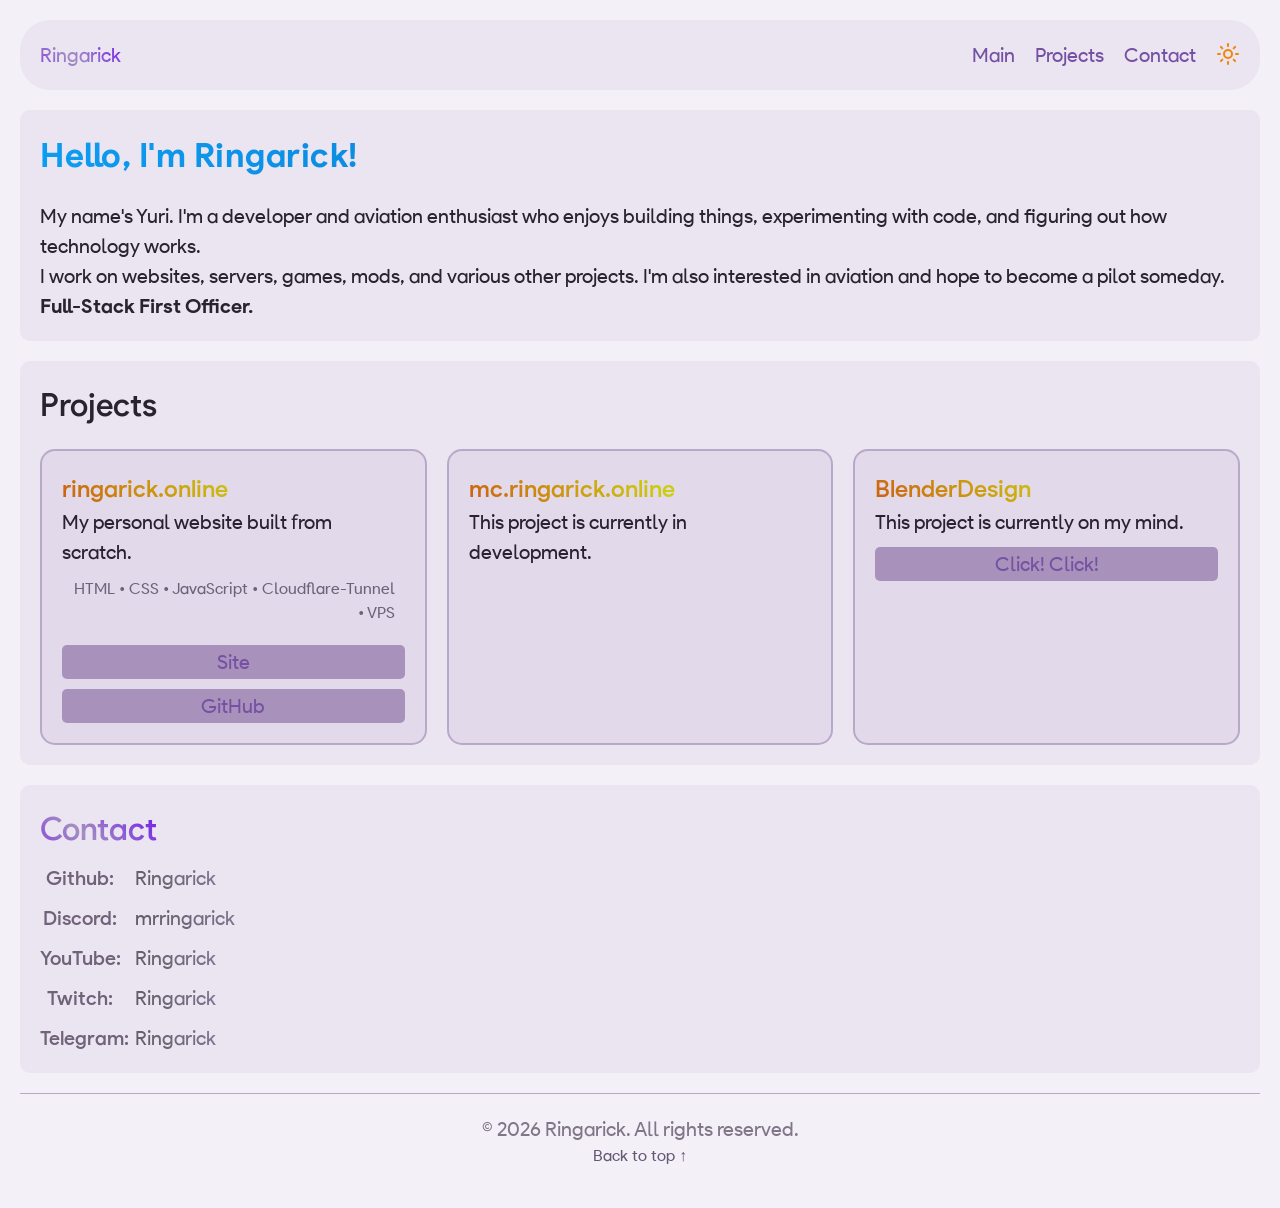
<file: index.html>
<!DOCTYPE html>
<html lang="en">
<head>
    <meta charset="UTF-8">
    <meta name="viewport" content="width=device-width, initial-scale=1.0">
    <title>Ringarick</title>
    <link rel="stylesheet" href="style.css?v=e5e5bcbbdfa3"> 
    <script src="script.js?v=6de350f34794" defer></script>
</head>
<body>
    <header>
        <a id="ringarick" href="/">Ringarick</a>
        <nav>
            <a href="#main">Main</a>
            <a href="#projects">Projects</a>
            <a href="#contact">Contact</a>
            <button id="theme-button" aria-label="Switch theme"></button>
        </nav>
    </header>
    <main>
        <section id="main">
    <h1 id="welcome">Hello, I'm Ringarick!</h1>
    <p>
        My name's Yuri. I'm a developer and aviation enthusiast who enjoys
        building things, experimenting with code, and figuring out how technology works.
    </p>
    <p>
        I work on websites, servers, games, mods, and various other projects.
        I'm also interested in aviation and hope to become a pilot someday.
    </p>
    <p>
        <strong>Full-Stack First Officer.</strong>
    </p>
</section>

        <section id="projects">
            <h2>Projects</h2>
            <div id="projects-container">
                <div class="project-card">
                <h3>
                    ringarick.online
                </h3>
                <p>  
                    My personal website built from scratch.
                </p>
                <p id="tech-stack">HTML • CSS • JavaScript • Cloudflare-Tunnel • VPS</p>

                <a href="https://ringarick.online" target="_blank" rel="noopener noreferrer">Site</a>
                <a href="https://github.com/Ringarick/ringarick.online" target="_blank" rel="noopener noreferrer">GitHub</a>
            </div>
            <div class="project-card">
                <h3>
                    mc.ringarick.online
                </h3>
                <p>
                    This project is currently in development.
                </p>
                
            </div>
            <div class="project-card">
                <h3>
                    BlenderDesign
                </h3>
                <p>
                    This project is currently on my mind.
                    
                </p>
                <a href="/blender-design.html">Click! Click!</a>
                
                </div>
            </div>
        </section>
        <section id="contact"> 
            <h2>Contact</h2>
            <div>
                <span>Github:</span>
                <p id="github"><a href="https://github.com/Ringarick">Ringarick</a></p>
            </div>
            <div><span>Discord:</span>
                <p id="discord"><a href="https://discord.com/users/726782443557748746">mrringarick</a></p>
            </div>
            <div><span>YouTube:</span>
                <p id="youtube"><a href="https://youtube.com/@ringarick">Ringarick</a></p></div>
            <div><span>Twitch:</span>
                <p id="twitch"><a href="https://twitch.tv/ringarick">Ringarick</a></p>
            </div>
            <div><span>Telegram:</span>
                <p id="telegram"><a href="https://t.me/ringarick">Ringarick</a></p>
            </div>
        </section>
    </main>
    <footer>
        <p>© 2026 Ringarick. All rights reserved.</p>
        <a href="#">Back to top ↑</a>
    </footer>
</body>
</html>
</file>
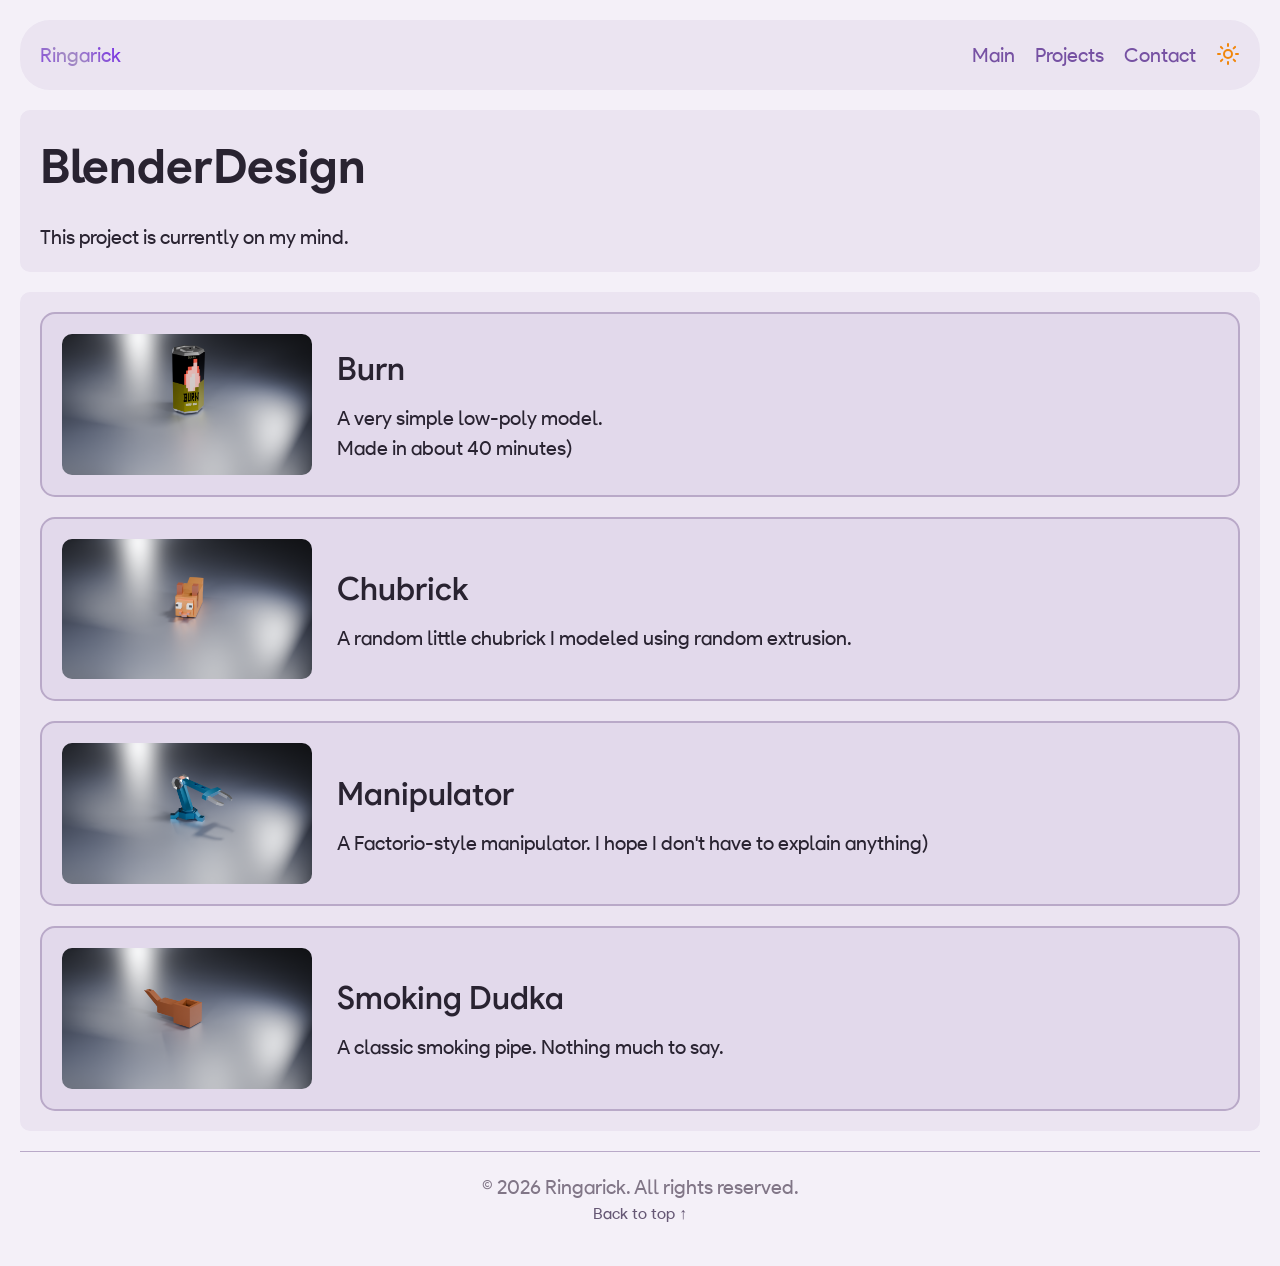
<file: blender-design.html>
<!DOCTYPE html>
<html lang="en">
<head>
    <meta charset="UTF-8">
    <meta name="viewport" content="width=device-width, initial-scale=1.0">
    <title>BlenderDesign</title>
    <link rel="stylesheet" href="style.css?v=e5e5bcbbdfa3">
    <script src="script.js?v=6de350f34794" defer></script>
</head>
<body>
    <header>
        <a id="ringarick" href="/">Ringarick</a>
        <nav>
            <a href="/#main">Main</a>
            <a href="/#projects">Projects</a>
            <a href="/#contact">Contact</a>
            <button id="theme-button" aria-label="Switch theme"></button>
        </nav>
    </header>
    <section id="main">
        <h1>BlenderDesign</h1>
        <p>This project is currently on my mind.</p>
    </section>
    <section id="blender-section">
        <div class="blender-item">
            <img class="blender-image" src="blender-design/burn.png" alt="Burn">
            <div class="blender-info">
                <h2 class="blender-title">Burn</h2>
                <p>A very simple low-poly model. <br>
                    Made in about 40 minutes)
                </p>
            </div>
        </div>

        <div class="blender-item">
            <img class="blender-image" src="blender-design/chubrick.png" alt="Chubrick">
            <div class="blender-info">
                <h2 class="blender-title">Chubrick</h2>
                <p>A random little chubrick I modeled using random extrusion.</p>
            </div>
        </div>

        <div class="blender-item">
            <img class="blender-image" src="blender-design/manipulator.png" alt="Manipulator">
            <div class="blender-info">
                <h2 class="blender-title">Manipulator</h2>
                <p>A Factorio-style manipulator. I hope I don't have to explain anything)</p>
            </div>
        </div>

        <div class="blender-item">
            <img class="blender-image" src="blender-design/smoking dudka.png" alt="Smoking Dudka">
            <div class="blender-info">
                <h2 class="blender-title">Smoking Dudka</h2>
                <p>A classic smoking pipe. Nothing much to say.</p>
            </div>
        </div>
    </section>
    <footer>
        <p>© 2026 Ringarick. All rights reserved.</p>
        <a href="#">Back to top ↑</a>
    </footer>
</body>
</html>
</file>
<file: style.css>
:root {
    --bgcolor: #17141F;
    --section-bgcolor: #211c2b;
    --text-color: #E8e1f2;
    --card-bgcolor: #292238;
    --border-color: #4a405c;
    --link-color: #b99ae8;
    --cardhover-bgcolor: #362e47;
    --cardhover-border-color: #5f4d81;
    --span-color: #9b8eae;
    --footer-color: #6f667d;
    --footer-link-color: #4a405c;
    --diva-color: #670bf1;
    --diva-bgcolor: #610da5;
    --footer-hover-link-color: #5f4d81;
    --button-bgcolor: #670bf1;
}

.light-theme {
    --bgcolor: #f4f0f8;
    --section-bgcolor: #ebe4f1;
    --text-color: #292331;
    --card-bgcolor: #e2d9eb;
    --border-color: #b9a9c8;
    --link-color: #7651a3;
    --cardhover-bgcolor: #d8cce4;
    --cardhover-border-color: #9676b2;
    --span-color: #6f6279;
    --footer-color: #817687;
    --footer-link-color: #665875;
    --diva-color: #670bf1;
    --diva-bgcolor: #a891bb;
     --footer-hover-link-color: #5f4d81;
    --button-bgcolor: #f1860b;
}


* {
    padding: 0;
    margin: 0;
}

@font-face {
    font-family: "Fluid Sans";
    src: url(fonts/FluidSans-Regular.ttf);
    font-weight: 400;
}

@font-face {
    font-family: "Fluid Sans";
    src: url(fonts/FluidSans-Medium.ttf);
    font-weight: 500;
}

@font-face {
    font-family: "Fluid Sans";
    src: url(fonts/FluidSans-Bold.ttf);
    font-weight: 700;
}

@font-face {
    font-family: "Monocraft";
    src: url("fonts/Monocraft.ttf") format("truetype");
    font-weight: normal;
    font-style: normal;
}

section {
    background-color: var(--section-bgcolor);
    padding: 20px;
    margin: 20px;
    border-radius: 10px;
    transition: all 0.3s ease-in-out;
}

body {
    background-color: var(--bgcolor);
    color: var(--text-color);
    font-family: "Fluid Sans", sans-serif;
    font-size: 20px;
    line-height: 1.5;
    transition: all 0.3s ease-in-out;
}

header {
    display: flex;
    padding: 20px;
    margin: 20px;
    gap: 40px;
    justify-content: space-between;
    background-color: var(--section-bgcolor);
    border-radius: 30px;
    transition: all 0.3s ease-in-out;
}


nav{
    display: flex;
    gap: 20px;
    transition: all 0.3s ease-in-out;
}

a{
    text-decoration: none;
    color: var(--link-color);
    transition: all 0.2s ease-in-out;
}

a:hover{
    color: #d3c3eb;
    transform: scale(1.05) rotate(-0.5deg);
}

#projects-container {
    display: flex;   
    gap: 20px;
    align-items: stretch;
    margin-top: 20px;
    perspective: 1000px;
}

#projects-container>div {
    border: 2px solid var(--border-color);
    border-radius: 15px;
    padding: 20px;
    flex: 1;
    display: flex;
    flex-direction: column;
    justify-content:flex-start;
    background-color: var(--card-bgcolor);
    transition: transform 0.1s ease-out, background-color 0.3s ease-in-out, border-color 0.3s ease-in-out;
    transform-style: preserve-3d;
    backface-visibility: hidden;
    
}


#projects-container>div:hover {
    background-color: var(--cardhover-bgcolor);
    border-color: var(--cardhover-border-color);

}

h1 {
    font-size: 48px;
    font-weight: 700;
    margin-bottom: 20px;
    transition: all 0.3s ease-in-out;
}

h2 {
    font-size: 32px;
    font-weight: 500;
    transition: all 0.3s ease-in-out;
}

h3 {
    font-size: 24px;
    font-weight: 500;
    background: linear-gradient(45deg, #cc4b0f, #cccf10, #d43f3f, #d3c3eb);
    background-clip: text;
    -webkit-background-clip: text;
    color: transparent;
    background-size: 200% 200%;
    animation: gradientAnimation 3s ease infinite;
    transition: all 0.3s ease-in-out;
}


p {
    font-size: 20px;
    font-weight: 400;
}


#contact {
    display: flex;
    flex-direction: column;
    align-items: flex-start;
    gap: 10px;
}
#contact span {
    color: var(--span-color);
    font-weight: 500;
    width: 80px;
    display: inline-block;
    text-align: center;
}


#contact>div {
    display: flex;
    align-items: center;
    gap: 15px;
}

#ringarick {
    font-size: 20px;
    font-weight: 400;
    background: linear-gradient(45deg, var(--diva-color), #a48ec2, var(--diva-color), #d3c3eb);
    background-clip: text;
    -webkit-background-clip: text;
    color: transparent;
    background-size: 200% 200%;
    animation: gradientAnimation 3s ease infinite;
    transition: all 0.3s ease-in-out;
}
#ringarick:hover {
    
    transform: translateX(10px) scale(1.1) rotate(0.5deg);
    text-shadow: 0px 0px 10px #670bf1, 0px 0px 20px #a48ec2, 0px 0px 15px #d3c3eb;
    
    
}



@keyframes gradientAnimation {
    0% { background-position: 0% 50%; }
    50% { background-position: 100% 50%; }
    100% { background-position: 0% 50%; }
}


#welcome {
    font-size: 34px;
    font-weight: 700;
    color: transparent;
    margin-bottom: 20px;
    background: linear-gradient(90deg, #0b9df1, #152479);
    background-clip: text;
    -webkit-background-clip: text;
    background-size: 200% 200%;
    animation: gradientAnimation 3s ease infinite;
    letter-spacing: 0.5px;
}

main #projects div a {
    background-color: var(--diva-bgcolor);
    text-align: center;
    border-radius: 5px;
    display: inline-block;
    padding: 2px 8px;
    margin-top: 10px;
    
    
}
main #projects div a:hover {
    transform: scale(1.05);
}



main #contact h2 {
    background: linear-gradient(45deg, #670bf1, #a48ec2, #670bf1, #d3c3eb);
    background-clip: text;
    -webkit-background-clip: text;
    color: transparent;
    background-size: 200% 200%;
    animation: gradientAnimation 3s ease infinite;
    transition: all 0.3s ease-in-out;
}

main #contact div a {
    background: linear-gradient(45deg, #535353, #a48ec2);
    background-clip: text;
    -webkit-background-clip: text;
    color: transparent;
    background-size: 200% 200%;
    animation: gradientAnimation 3s ease infinite;
    transition: all 0.3s ease-in-out;
}

#github:hover{
    text-shadow: 0px 0px 20px #000000, 0px 0px 20px #e5e0ec, 0px 0px 15px #8b8b8b;
    color: #000000;
}
#youtube:hover{
    text-shadow: 0px 0px 20px #ff0000;
    color: #ff0000;
}
#discord:hover{
    text-shadow: 0px 0px 20px #7289da;
    color: #7289da;
}
#twitch:hover{
    text-shadow: 0px 0px 20px #9146ff;
    color: #9146ff;
}
#telegram:hover{
    text-shadow: 0px 0px 20px #0088cc;
    color: #45b9f3;
}

main #contact div:hover {
    transform: translateX(5px);
}

main #contact div {
    transition: all 0.1s ease-in-out;
}

footer {
    margin: 20px;
    padding: 20px;
    text-align: center;
    border-top: 1px solid var(--border-color);
    color: var(--footer-color);
    font-size: 16px;
}

html {
    scroll-behavior: smooth;
}

footer>a:hover {
    transform: translateX(5px) scale(1.2);
    color: var(--footer-hover-link-color);
}

footer>a {
    transition: 0.3s ease-in-out;
    display: inline-block;
    color: var(--footer-link-color);
}


@media (max-width: 600px) {
    body {
        font-size: 17px;
    }

    header {
        flex-direction:row;
        align-items: center;
        gap: 15px;
        margin: 10px;
        padding: 15px;
        border-radius: 20px;

    }

    nav {
        gap: 15px;
        justify-content: center;
        flex-wrap: wrap;
    }

    section {
        margin: 10px;
        padding: 15px;
    }

    #projects-container {
        display: flex;
        flex-direction: row;
        overflow-x: auto;
        scroll-snap-type: x mandatory;
        gap: 15px;
        padding-bottom: 10px;
    }

    #projects-container > div {
        flex: 0 0 85%;
        scroll-snap-align: center;
    }

    #projects-container > div:hover {
        transform: none;
    }

    h1 {
        font-size: 36px;
    }

    h2 {
        font-size: 28px;
    }

    h3 {
        font-size: 22px;
    }

    p {
        font-size: 17px;
    }

    #contact > div {
        gap: 10px;
        flex-wrap: wrap;
    }

    footer {
        margin: 10px;
        padding: 15px;
    }
}

#theme-button {
    color: var(--button-bgcolor);
    background-color: transparent;
    border: none;
    transition: all 0.3s ease-in-out;
}

#theme-button:hover {
    transform: scale(1.3) translateY(-5px);
}

#theme-button:active {
    transform: scale(1.3) translateY(5px);
}

#tech-stack
{
    font-size: 16px;
    color: var(--span-color);
    text-align: right;
    margin:10px;
}


.project-card {
    transform:
    translate(
    calc((var(--mouse-x) - 50%) / 10),
    calc((var(--mouse-y) - 50%) / 10)
)
    rotateX(var(--rotate-x, 0deg))
    rotateY(var(--rotate-y, 0deg));

    

}
::view-transition-old(root) {
    animation: none;
}

::view-transition-new(root) {
    clip-path: polygon(
        100% 0%,
        100% 0%,
        100% 0%,
        100% 0%,
        100% 0%,
        100% 0%,
        100% 0%
    );

    animation: theme-wave 1.2s cubic-bezier(0.22, 1, 0.36, 1) forwards;
}

@keyframes theme-wave {
    0% {
        clip-path: polygon(
            100% 0%, 100% 0%, 100% 0%, 100% 0%,
            100% 0%, 100% 0%, 100% 0%
        );
    }

    20% {
        clip-path: polygon(
            80% 0%, 100% 0%, 100% 100%, 95% 100%,
            80% 75%, 72% 35%, 72% 0%
        );
    }

    40% {
        clip-path: polygon(
            60% 0%, 100% 0%, 100% 100%, 85% 100%,
            60% 72%, 50% 35%, 50% 0%
        );
    }

    60% {
        clip-path: polygon(
            35% 0%, 100% 0%, 100% 100%, 60% 100%,
            35% 75%, 25% 40%, 25% 0%
        );
    }

    80% {
        clip-path: polygon(
            15% 0%, 100% 0%, 100% 100%, 25% 100%,
            15% 80%, 8% 40%, 8% 0%
        );
    }

    100% {
        clip-path: polygon(
            0% 0%, 100% 0%, 100% 100%, 0% 100%,
            0% 100%, 0% 100%, 0% 0%
        );
    }
}



.error-page h1 {
    font-size: 100px;
    line-height: 0.8;
    margin: 0 0 30px;
    letter-spacing: 2px;
    font-family: "Monocraft", sans-serif;
    
}

.error-page h2 {
    font-size: 2rem;
    margin-bottom: 15px;
}


.error-page p {
    margin-bottom: 30px;
}

.error-home {
    display: inline-block;
    text-decoration: none;
    transition: transform 0.2s ease;
}

.error-home:hover {
    transform: translateX(-2px);
}


#blender-section {
    display: flex;
    flex-direction: column;
    gap: 20px;
}

.blender-item {
    display: flex;
    flex-direction: row;
    align-items: center;
    gap: 25px;
    padding: 20px;
    background-color: var(--card-bgcolor);
    border: 2px solid var(--border-color);
    border-radius: 15px;
    transition: all 0.3s ease-in-out;
}
.blender-item:hover {
    background-color: var(--cardhover-bgcolor);
    border-color: var(--cardhover-border-color);
    transform: scale(1.02);
}

.blender-image {
    width: 250px;
    max-width: 40%;
    height: auto;
    border-radius: 10px;
    flex-shrink: 0;
}

.blender-info {
    flex: 1;
}

.blender-title {
    margin-bottom: 10px;
}


@media (max-width: 600px) {
    .blender-item {
        flex-direction: column;
        align-items: flex-start;
    }

    .blender-image {
        width: 100%;
        max-width: 100%;
    }
}
</file>
